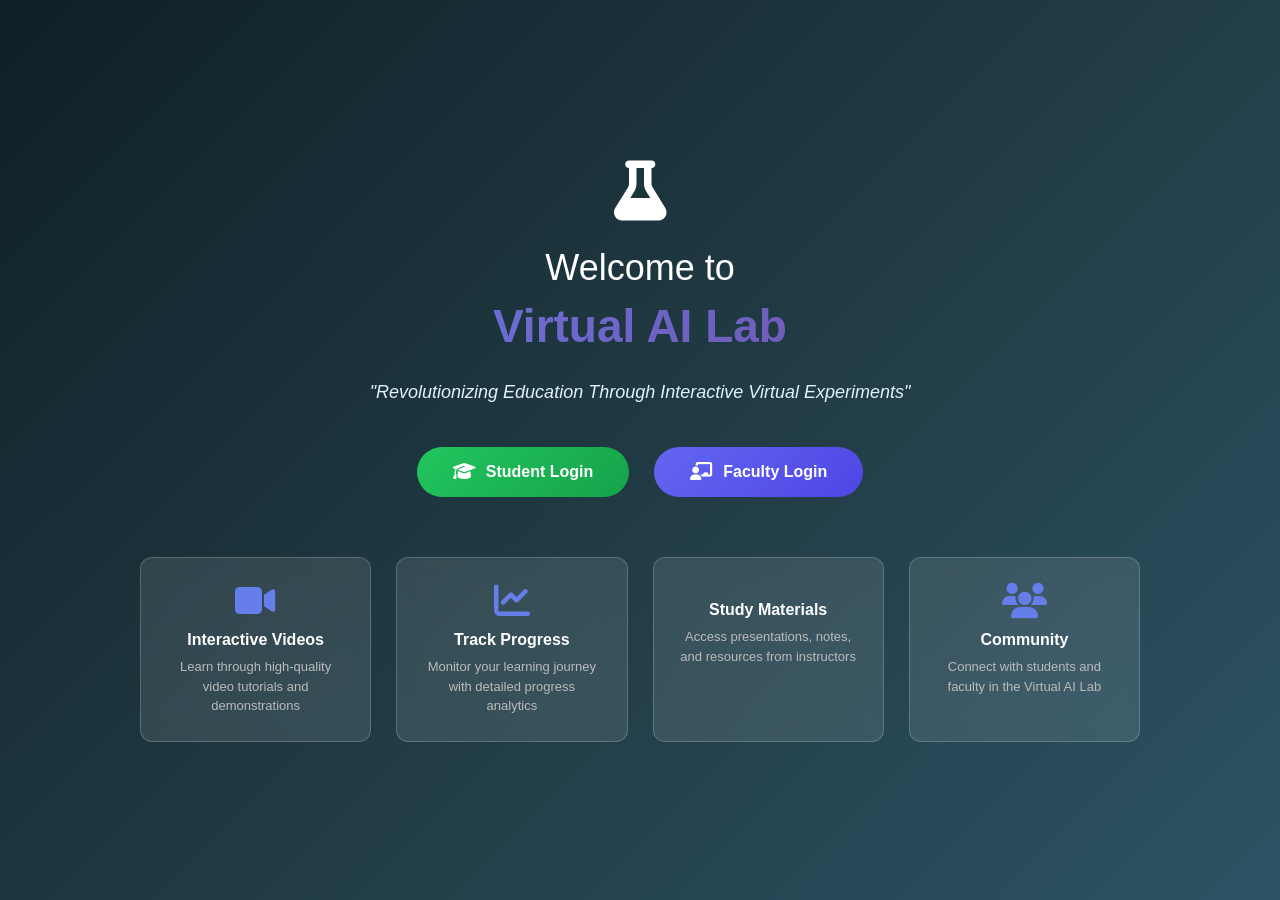
<file: index.html>
<!DOCTYPE html>
<html lang="en">
<head>
    <title>Virtual AI Lab - Home</title>
    <link rel="stylesheet" href="https://cdnjs.cloudflare.com/ajax/libs/font-awesome/6.4.0/css/all.min.css">
    <style>
        * {
            margin: 0;
            padding: 0;
            box-sizing: border-box;
            font-family: "Poppins", "Segoe UI", sans-serif;
        }

        body {
            min-height: 100vh;
            background: linear-gradient(135deg, #0f2027, #203a43, #2c5364);
            display: flex;
            justify-content: center;
            align-items: center;
            color: white;
        }

        .home-container {
            text-align: center;
            padding: 40px;
            animation: slideUp 0.8s ease-out;
        }

        @keyframes slideUp {
            from {
                opacity: 0;
                transform: translateY(30px);
            }
            to {
                opacity: 1;
                transform: translateY(0);
            }
        }

        .logo {
            font-size: 60px;
            margin-bottom: 20px;
            display: block;
        }

        .home-container h1 {
            font-size: 36px;
            font-weight: 500;
            margin-bottom: 10px;
        }

        .home-container h2 {
            font-size: 46px;
            font-weight: 800;
            margin-bottom: 25px;
            background: linear-gradient(135deg, #667eea, #764ba2);
            -webkit-background-clip: text;
            -webkit-text-fill-color: transparent;
            background-clip: text;
        }

        .home-quote {
            font-size: 18px;
            font-style: italic;
            margin-bottom: 40px;
            color: #e0f2fe;
            line-height: 1.6;
        }

        .home-buttons {
            display: flex;
            justify-content: center;
            gap: 25px;
            flex-wrap: wrap;
        }

        .home-btn {
            padding: 16px 36px;
            text-decoration: none;
            font-weight: 600;
            border-radius: 30px;
            transition: all 0.3s ease;
            display: inline-flex;
            align-items: center;
            gap: 10px;
            font-size: 16px;
            border: none;
            cursor: pointer;
        }

        .student-btn {
            background: linear-gradient(135deg, #22c55e, #16a34a);
            color: white;
        }

        .faculty-btn {
            background: linear-gradient(135deg, #6366f1, #4f46e5);
            color: white;
        }

        .home-btn:hover {
            transform: translateY(-4px);
            box-shadow: 0 15px 35px rgba(0, 0, 0, 0.4);
        }

        .home-btn i {
            font-size: 18px;
        }

        .features {
            margin-top: 60px;
            display: grid;
            grid-template-columns: repeat(auto-fit, minmax(200px, 1fr));
            gap: 25px;
            max-width: 1000px;
            margin-left: auto;
            margin-right: auto;
        }

        .feature-card {
            background: rgba(255, 255, 255, 0.1);
            padding: 25px;
            border-radius: 12px;
            backdrop-filter: blur(10px);
            border: 1px solid rgba(255, 255, 255, 0.2);
            transition: all 0.3s ease;
        }

        .feature-card:hover {
            background: rgba(255, 255, 255, 0.15);
            transform: translateY(-5px);
        }

        .feature-card i {
            font-size: 36px;
            margin-bottom: 12px;
            color: #667eea;
        }

        .feature-card h3 {
            font-size: 16px;
            margin-bottom: 8px;
        }

        .feature-card p {
            font-size: 13px;
            color: #bbb;
            line-height: 1.5;
        }

        @media (max-width: 768px) {
            .home-container {
                padding: 20px;
            }

            .home-container h2 {
                font-size: 32px;
            }

            .home-buttons {
                flex-direction: column;
                gap: 15px;
            }

            .home-btn {
                width: 100%;
                justify-content: center;
            }

            .features {
                grid-template-columns: 1fr;
            }
        }

    </style>
</head>
<body>
    <div class="home-container">
        <span class="logo">
            <i class="fas fa-flask"></i>
        </span>
        <h1>Welcome to</h1>
        <h2>Virtual AI Lab</h2>
        <p class="home-quote">
            "Revolutionizing Education Through Interactive Virtual Experiments"
        </p>

        <div class="home-buttons">
            <a href="student_login.html" class="home-btn student-btn">
                <i class="fas fa-graduation-cap"></i> Student Login
            </a>
            <a href="teacher_loginpage.html" class="home-btn faculty-btn">
                <i class="fas fa-chalkboard-user"></i> Faculty Login
            </a>
        </div>

        <div class="features">
            <div class="feature-card">
                <i class="fas fa-video"></i>
                <h3>Interactive Videos</h3>
                <p>Learn through high-quality video tutorials and demonstrations</p>
            </div>
            <div class="feature-card">
                <i class="fas fa-chart-line"></i>
                <h3>Track Progress</h3>
                <p>Monitor your learning journey with detailed progress analytics</p>
            </div>
            <div class="feature-card">
                <i class="fas fa-presentation"></i>
                <h3>Study Materials</h3>
                <p>Access presentations, notes, and resources from instructors</p>
            </div>
            <div class="feature-card">
                <i class="fas fa-users"></i>
                <h3>Community</h3>
                <p>Connect with students and faculty in the Virtual AI Lab</p>
            </div>
        </div>
    </div>
</body>
</html>
</file>
